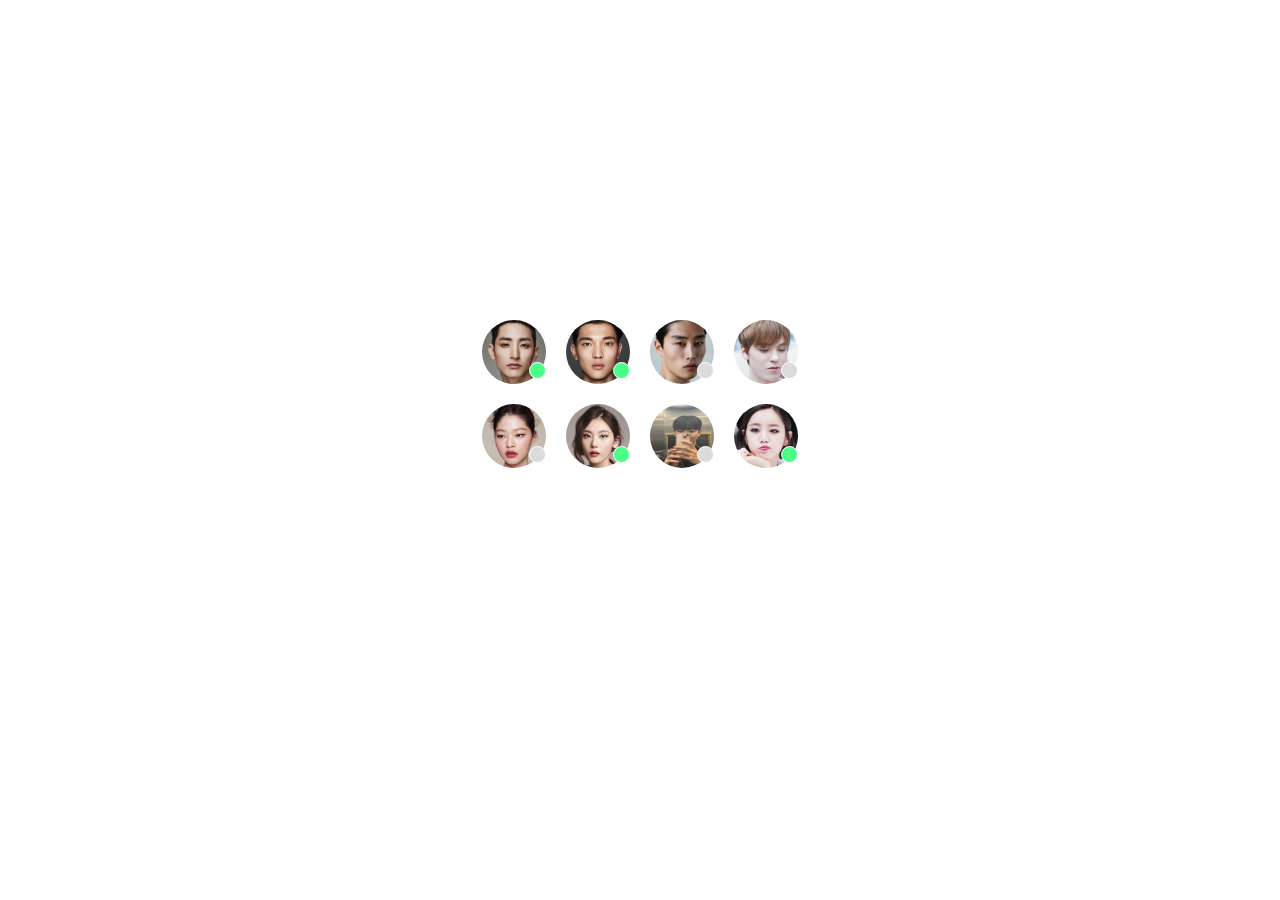
<file: index.html>
<!DOCTYPE html>
<html lang="ko">
  <head>
    <meta charset="UTF-8" />
    <meta name="viewport" content="width=device-width, initial-scale=1.0" />
    <link rel="stylesheet" href="./style.css" />
    <title>Document</title>
  </head>
  <body>
    <div aria-label="profiles" class="profiles">
      <div class="profile1 profile-group">
        <img src="./images/faces/face1.jpg" alt="profile1" />
        <span class="offline"></span>
      </div>
      <div class="profile2 profile-group">
        <img src="./images/faces/face2.jpg" alt="profile2" />
        <span class="online"></span>
      </div>
      <div class="profile3 profile-group">
        <img src="./images/faces/beauty_1714385818552.jpeg" alt="" />
        <span class="offline"></span>
      </div>
      <div class="profile4 profile-group">
        <img src="./images/faces/face4.jpg" alt="profile3" />
        <span class="online"></span>
      </div>
      <div class="profile5 profile-group">
        <img src="./images/faces/face5.jpg" alt="" />
        <span class="online"></span>
      </div>
      <div class="profile6 profile-group">
        <img src="./images/faces/face6.jpg" alt="" />
        <span class="online"></span>
      </div>
      <div class="profile7 profile-group">
        <img src="./images/faces/face7.jpg" alt="" />
        <span class="offline"></span>
      </div>
      <div class="profile8 profile-group">
        <img src="./images/faces/face8.jpg" alt="" />
        <span class="offline"></span>
      </div>
    </div>
  </body>
</html>
</file>
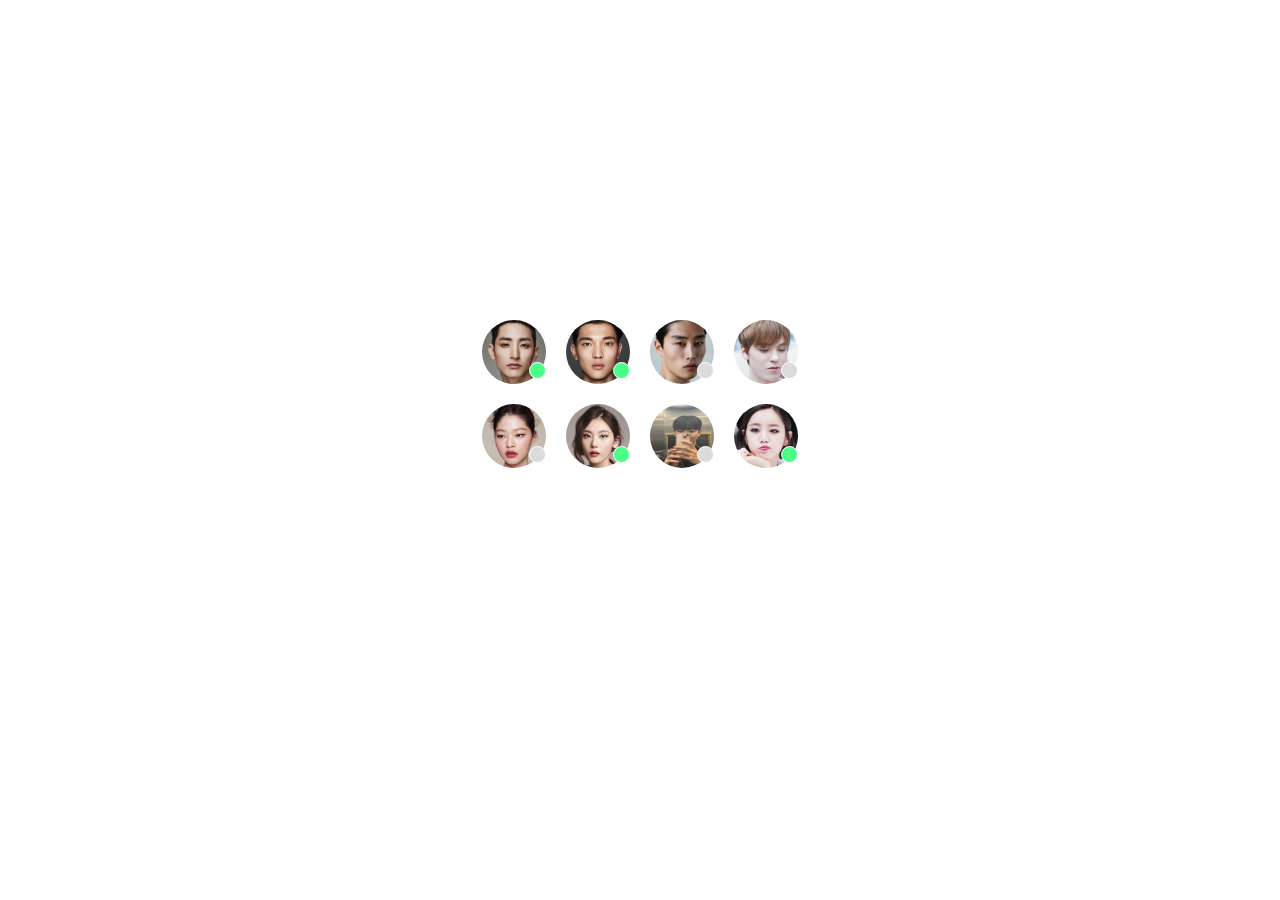
<file: avatars/avatars.html>
<!DOCTYPE html>
<html lang="ko">
  <head>
    <meta charset="UTF-8" />
    <meta name="viewport" content="width=device-width, initial-scale=1.0" />
    <link rel="stylesheet" href="./avatars.css" />
    <title>아바타 컴포넌트</title>
  </head>
  <body>
    <div aria-label="profiles" class="profiles">
      <div class="profile1 profile-group">
        <img src="../images/faces/face1.jpg" alt="profile" />
        <span class="offline" aria-label="offline"></span>
      </div>
      <div class="profile2 profile-group">
        <img src="../images/faces/face2.jpg" alt="profile" />
        <span class="online" aria-label="online"></span>
      </div>
      <div class="profile3 profile-group">
        <img src="../images/faces/beauty_1714385818552.jpeg" alt="profile" />
        <span class="offline" aria-label="offline"></span>
      </div>
      <div class="profile4 profile-group">
        <img src="../images/faces/face4.jpg" alt="profile" />
        <span class="online" aria-label="online"></span>
      </div>
      <div class="profile5 profile-group">
        <img src="../images/faces/face5.jpg" alt="profile" />
        <span class="online" aria-label="online"></span>
      </div>
      <div class="profile6 profile-group">
        <img src="../images/faces/face6.jpg" alt="profile" />
        <span class="online" aria-label="online"></span>
      </div>
      <div class="profile7 profile-group">
        <img src="../images/faces/face7.jpg" alt="profile" />
        <span class="offline" aria-label="offline"></span>
      </div>
      <div class="profile8 profile-group">
        <img src="../images/faces/face8.jpg" alt="profile" />
        <span class="offline" aria-label="offline"></span>
      </div>
    </div>
  </body>
</html>
</file>
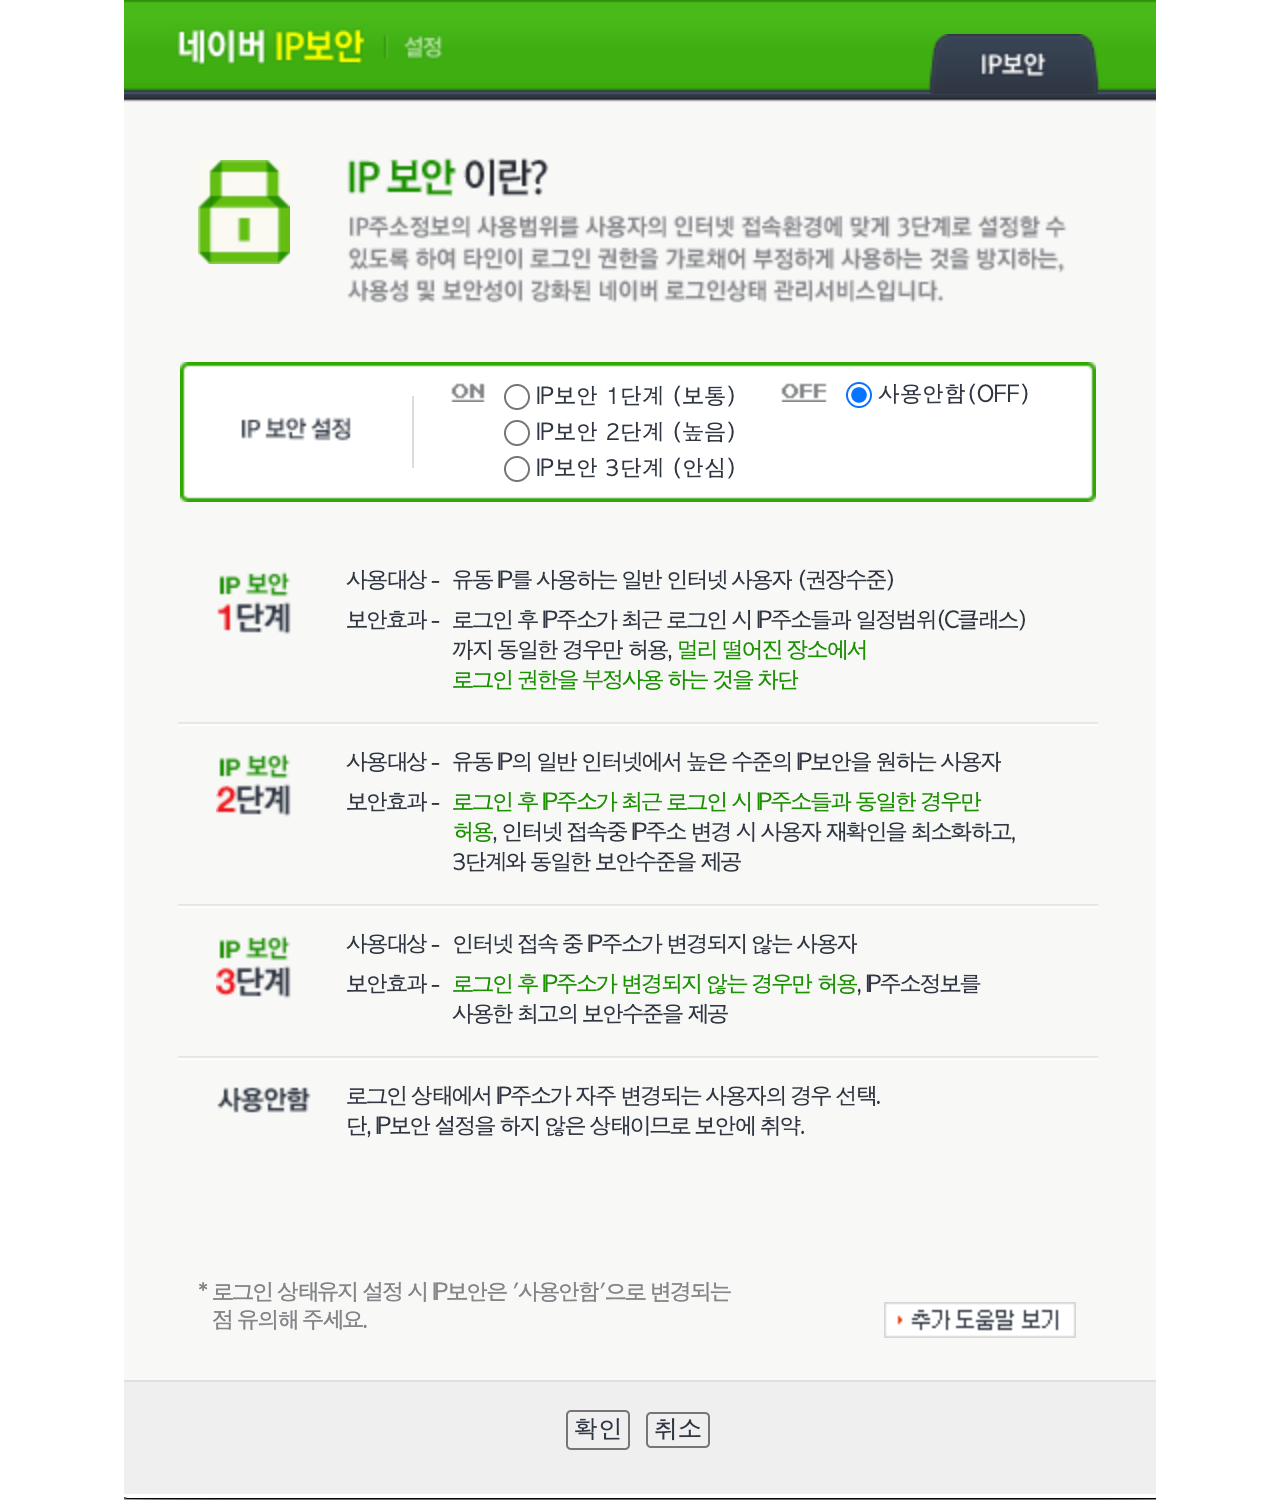
<file: naver/ip_security.html>
<!DOCTYPE html>
<html lang="ko">

  <head>
    <meta charset="UTF-8" />
    <meta name="viewport" content="width=device-width, initial-scale=1.0" />
    <title>네이버 IP 보안 로그인</title>
    <style>
      body {
        margin: 0;
      }

      div {
        display: flex;
        justify-content: center;
      }

      img {
        max-width: 100%;
        height: auto;
        margin: 0 auto;
      }
    </style>
  </head>

  <body>
    <div>
      <img src="ip-security.png" alt="IP 보안 이란?..." />
    </div>
  </body>

</html>
</file>
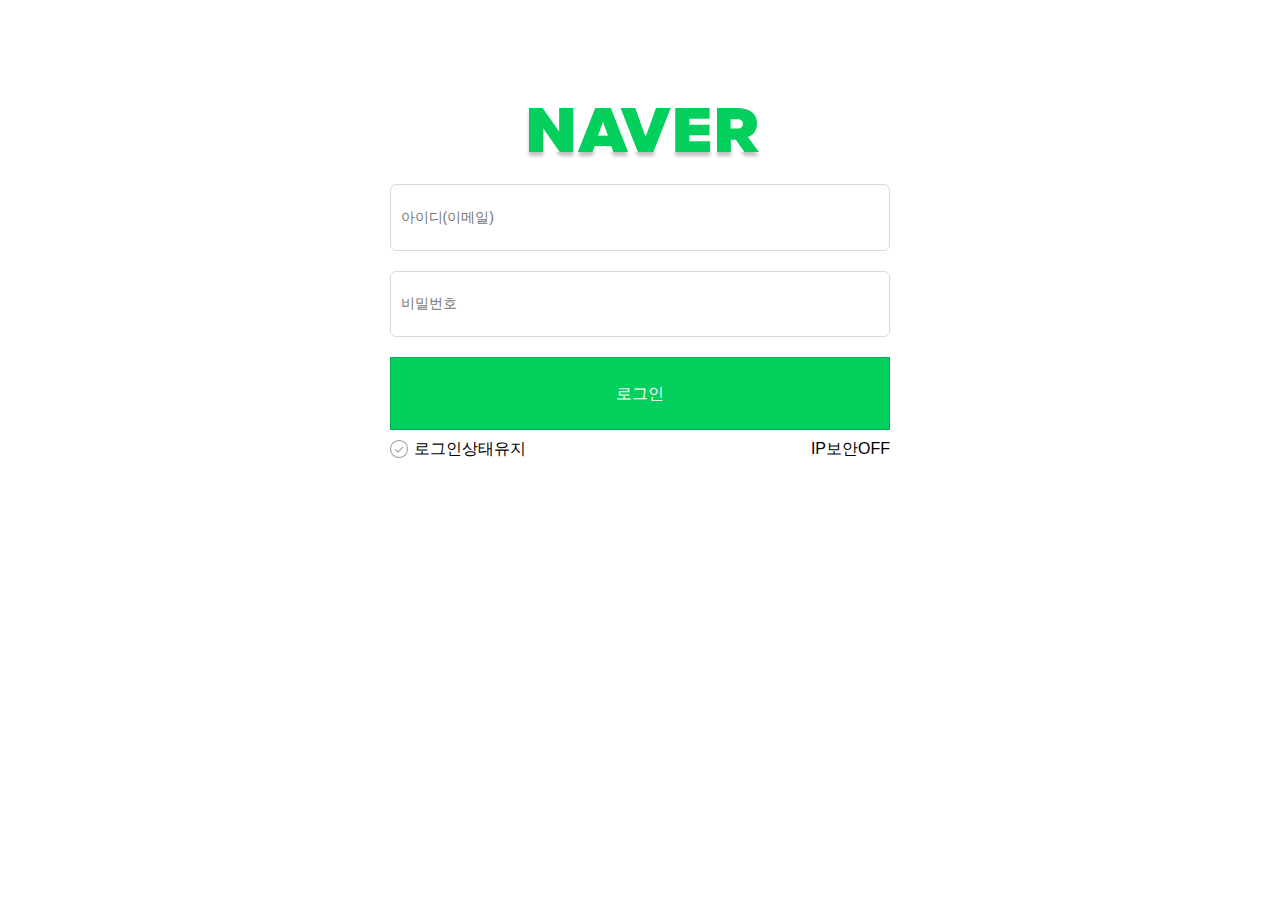
<file: naver/naver.html>
<!DOCTYPE html>
<html lang="ko">
  <head>
    <meta charset="UTF-8" />
    <meta name="viewport" content="width=device-width, initial-scale=1.0" />
    <title>Document</title>
    <link rel="stylesheet" href="naver.css" />
    <link
      rel="stylesheet"
      href="https://cdnjs.cloudflare.com/ajax/libs/font-awesome/6.5.2/css/all.min.css"
      integrity="sha512-SnH5WK+bZxgPHs44uWIX+LLJAJ9/2PkPKZ5QiAj6Ta86w+fsb2TkcmfRyVX3pBnMFcV7oQPJkl9QevSCWr3W6A=="
      crossorigin="anonymous"
    />
  </head>
  <body>
    <div class="logo" aria-label="naver-logo">
      <a href="/">
        <img src="./Frame.png" alt="naver" />
        <h1 class="sr-only">NAVER</h1>
      </a>
    </div>
    <div class="login" role="login-box" aria-label="login-box">
      <div>
        <input
          type="text"
          class="login-id"
          placeholder="아이디(이메일)"
          id="login-id"
          required="required"
        />
        <label for="login-id"></label>
      </div>
      <div>
        <input
          type="text"
          class="login-pwd"
          placeholder="비밀번호"
          id="login-pwd"
          required="required"
        />
        <label for="login-pwd"></label>
        <button type="submit">로그인</button>
      </div>
      <div class="tooltip-group" role="group" aria-label="tooltip-group">
        <div class="login-save-checkbox">
          <input
            type="checkbox"
            name="saveLoginInformation"
            id="saveLoginInformation"
          />
          <label for="saveLoginInformation">로그인상태유지</label>
        </div>
        <div class="ip-box">
          <a
            href="./ip_security.html"
            target="_blank"
            aria-label="ip보안에 관하여"
            >IP보안</a
          >

          <span class="on-off" tabindex="0">OFF</span>
        </div>
      </div>
    </div>
  </body>
</html>
</file>
<file: style.css>
img {
  width: 64px;
  height: 64px;
  border-radius: 50%;
}
.profiles {
  padding: 10px;
  margin: auto;
  margin-top: 300px;
  width: 336px;
  height: 168px;
}
.profile-group {
  margin: 10px;
  width: 64px;
  height: 64px;
  float: left;
}
.profiles div:nth-child(-n + 8) {
  position: relative;
}
.online {
  border: 1px solid white;
  position: absolute;
  background-color: #4cfe88;
  width: 15px;
  height: 15px;
  border-radius: 50%;
  right: 0px;
  bottom: 5px;
}
.offline {
  border: 1px solid white;
  position: absolute;
  background-color: #dbdbdb;
  width: 15px;
  height: 15px;
  border-radius: 50%;
  right: 0px;
  bottom: 5px;
}

@supports (display: flex) {
  .profiles {
    display: flex;
    flex-flow: row wrap;
    margin: auto;
    margin-top: 300px;
    width: 336px;
    height: 168px;
  }
  .profiles div:nth-child(-n + 4) {
    order: 1;
  }
}
</file>
<file: avatars/avatars.css>
img {
  width: 64px;
  height: 64px;
  border-radius: 50%;
}
.profiles {
  padding: 10px;
  margin: auto;
  margin-top: 300px;
  width: 336px;
  height: 168px;
}
.profile-group {
  margin: 10px;
  width: 64px;
  height: 64px;
  float: left;
}
.profiles div:nth-child(-n + 8) {
  position: relative;
}
.online {
  border: 1px solid white;
  position: absolute;
  background-color: #4cfe88;
  width: 15px;
  height: 15px;
  border-radius: 50%;
  right: 0px;
  bottom: 5px;
}
.offline {
  border: 1px solid white;
  position: absolute;
  background-color: #dbdbdb;
  width: 15px;
  height: 15px;
  border-radius: 50%;
  right: 0px;
  bottom: 5px;
}

@supports (display: flex) {
  .profiles {
    display: flex;
    flex-flow: row wrap;
    margin: auto;
    margin-top: 300px;
    width: 336px;
    height: 168px;
  }
  .profiles div:nth-child(-n + 4) {
    order: 1;
  }
}
</file>
<file: naver/naver.css>
/* sr-only */
.sr-only {
  position: absolute;
  /* 
  width와 height 속성의 논리속성
  inline-size: 1px;
  block-size: 1px; 
  */
  width: 1px;
  height: 1px;
  margin: -1px;
  clip: rect(0, 0, 0, 0);
  clip-path: polygon(0 0, 0 0, 0 0);
  overflow: hidden;
  padding: 0;
  white-space: nowrap;
  border-width: 0;
}

/* 스타일 리셋  */
:root {
  --base-font-family: "SUIT Variable", sans-serif;
}

body *,
body *::before,
body *::after {
  box-sizing: border-box;
}

body {
  font-family: var(--base-font-family);
  line-height: 1.15;
}
h1,
h2,
h3,
h4,
h5,
h6 {
  font: inherit;
  font-size: 1em;
  color: #181818;
  margin: 0;
}

a {
  color: inherit;
  text-decoration: none;
}

ul,
ol {
  list-style: none;
  padding-left: 0;
  padding-inline-start: 0;
  margin: 0;
}

fieldset {
  border: 0;
  margin: 0;
  padding: 0;
}
span,
input,
textarea,
select,
option,
button {
  font: inherit;
}
/* 로고 */
.logo {
  margin: auto;
  margin-top: 6.75rem;
  width: 14.375rem;
}
/* 로그인 박스 */
.login {
  margin: 0 1.25rem;
  display: flex;
  flex-flow: column;
  justify-content: center;
  /* width: 31.25rem;
  height: 31.25rem; */

  /* 로그인 버튼 */
  button {
    width: 100%;
    background-color: #03cf5d;
    font-weight: 400;
    font-size: 1rem;
    line-height: 2.8125rem;
    padding: 0.8125rem;
    border: 1px solid rgba(0, 0, 0, 0.15);
    color: #fff;
    margin-bottom: 0.625rem;
  }
}
/* 로그인 아이디 */
.login-id {
  border: 1px solid rgb(218, 218, 218);
  border-radius: 6px;
  width: 100%;
  padding: 0.6rem;
  font-size: 0.875rem;
  line-height: 2.8125rem;
  margin-top: 1.25rem;

  &:focus {
    background-color: #e9f0fd;
    outline: 0.0625rem solid #03cf5d;
  }
}
/* 로그인 패스워드 */
.login-pwd {
  border: 0.0625rem solid rgb(218, 218, 218);
  border-radius: 6px;
  width: 100%;
  margin: 1.25rem 0;
  padding: 0.6rem;
  font-size: 0.875rem;
  line-height: 2.8125rem;

  &:focus {
    background-color: #e9f0fd;
    outline: 0.0625rem solid #03cf5d;
  }
}

/* 로그인 체크박스 */
.login-save-checkbox {
  position: relative;
  float: right;

  input {
    position: absolute;
    right: 6.6rem;
    top: 0.2rem;
    appearance: none;
    padding: 0.125rem;
  }
  label {
    background: url(unchecked.png) no-repeat 0 0 / contain;
    padding-left: 1.5rem;
    padding-bottom: 0.0625rem;
  }
  input:checked + label {
    background-image: url(/Component\ 1.png);
  }
  input:focus {
    outline: 1px;
  }

  input:focus-visible {
    outline-offset: 0.625rem;
    outline-style: auto;
    outline: 0.125rem solid #24388d;
  }
}

.ip-box {
  display: flex;
  display: none;
}

@media (min-width: 768px) {
  .login {
    width: 31.25rem;
    margin: auto;
  }
  .tooltip-group {
    display: flex;
    flex-flow: row nowrap;
    justify-content: space-between;

    p {
      margin: 0;
    }
  }

  .ip-box {
    display: block;
    display: flex;
  }
}
</file>
